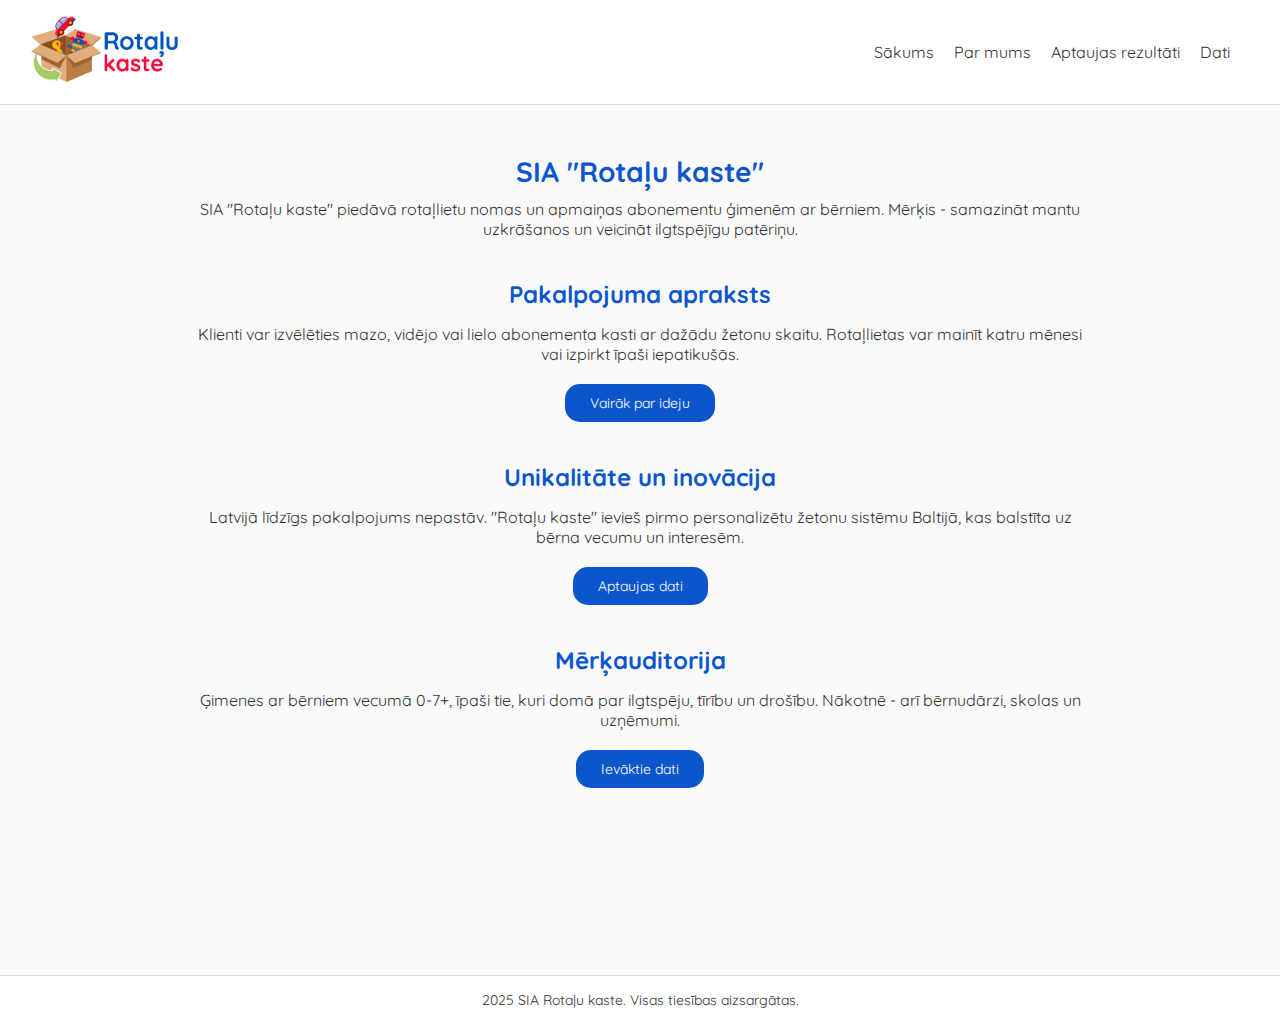
<file: index.html>
<!DOCTYPE html>
<html>
	<head>
		<meta charset="UTF-8" />
		<meta name="viewport" content="width=device-width, initial-scale=1.0" />
		<title>SIA Rotaļu kaste</title>
		<link rel="stylesheet" href="style.css" />
		<script src="script.js"></script>
		<link rel="preconnect" href="https://fonts.googleapis.com" />
		<link rel="preconnect" href="https://fonts.gstatic.com" crossorigin />
		<link
			href="https://fonts.googleapis.com/css2?family=Quicksand:wght@300..700&display=swap"
			rel="stylesheet"
		/>
	</head>
	<body class="home">
		<!-- nav -->
		<header>
			<a href="index.html">
				<img
					src="images/logo-hor.jpeg"
					alt="SIA Rotaļu kaste logo"
					class="logo"
				/>
			</a>
			<nav>
				<ul>
					<li><a href="index.html">Sākums</a></li>
					<li><a href="about.html">Par mums</a></li>
					<li><a href="aptauja.html">Aptaujas rezultāti</a></li>
					<li><a href="dati.html">Dati</a></li>
				</ul>
			</nav>
		</header>
		<!-- content -->
		<div class="main">
			<div class="ideja">
				<h1>SIA "Rotaļu kaste"</h1>
				<p>
					SIA "Rotaļu kaste" piedāvā rotaļlietu nomas un apmaiņas
					abonementu ģimenēm ar bērniem. Mērķis - samazināt mantu
					uzkrāšanos un veicināt ilgtspējīgu patēriņu.
				</p>
			</div>
			<div class="pakalpojums">
				<h2>Pakalpojuma apraksts</h2>
				<p>
					Klienti var izvēlēties mazo, vidējo vai lielo abonementa
					kasti ar dažādu žetonu skaitu. Rotaļlietas var mainīt katru
					mēnesi vai izpirkt īpaši iepatikušās.
				</p>
				<a
					class="btn"
					href="https://universityoflatvia387-my.sharepoint.com/:w:/g/personal/sp25063_edu_lu_lv/ETvR1wKNXi1JoSSrT25UIucBmdzGgtwNpNXWdCBqRVqOtg?e=7QjDcT"
					target="_blank"
					>Vairāk par ideju</a
				>
			</div>
			<div class="unikalitāte">
				<h2>Unikalitāte un inovācija</h2>
				<p>
					Latvijā līdzīgs pakalpojums nepastāv. "Rotaļu kaste" ievieš
					pirmo personalizētu žetonu sistēmu Baltijā, kas balstīta uz
					bērna vecumu un interesēm.
				</p>
				<a class="btn" href="aptauja.html">Aptaujas dati</a>
			</div>
			<div class="mērķauditorija">
				<h2>Mērķauditorija</h2>
				<p>
					Ģimenes ar bērniem vecumā 0-7+, īpaši tie, kuri domā par
					ilgtspēju, tīrību un drošību. Nākotnē - arī bērnudārzi,
					skolas un uzņēmumi.
				</p>
			</div>
			<a class="btn" href="dati.html">Ievāktie dati</a>
		</div>
		<!-- footer -->
		<footer>
			<p>2025 SIA Rotaļu kaste. Visas tiesības aizsargātas.</p>
		</footer>
	</body>
</html>
</file>
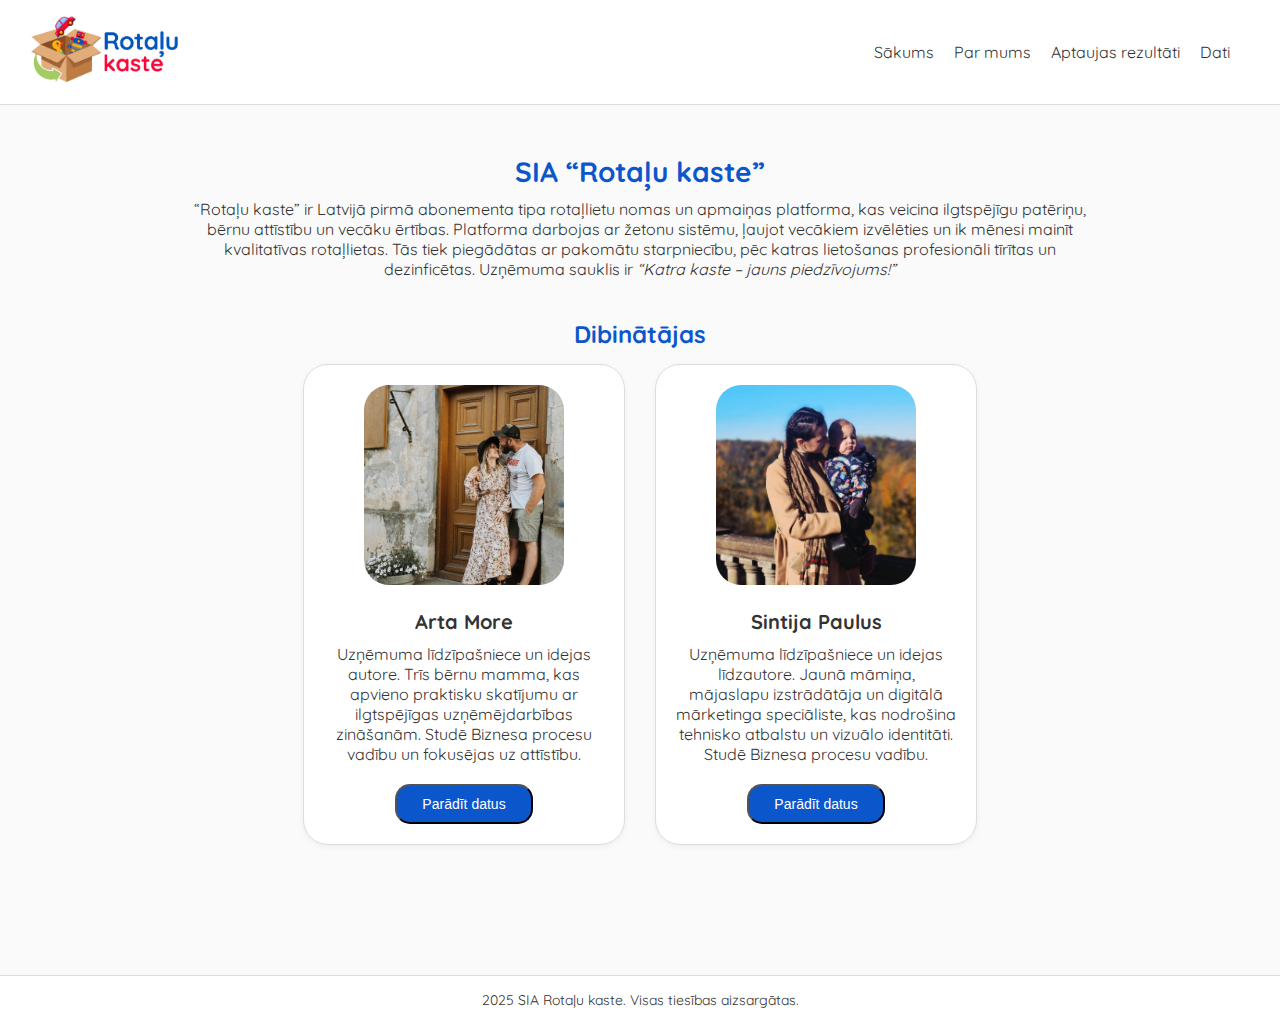
<file: about.html>
<!DOCTYPE html>
<html>
	<head>
		<meta charset="UTF-8" />
		<meta name="viewport" content="width=device-width, initial-scale=1.0" />
		<title>SIA Rotaļu kaste</title>
		<link rel="stylesheet" href="style.css" />
		<script src="script.js"></script>
		<link rel="preconnect" href="https://fonts.googleapis.com" />
		<link rel="preconnect" href="https://fonts.gstatic.com" crossorigin />
		<link
			href="https://fonts.googleapis.com/css2?family=Quicksand:wght@300..700&display=swap"
			rel="stylesheet"
		/>
	</head>
	<body>
		<!-- nav -->
		<header>
			<a href="index.html">
				<img
					src="images/logo-hor.jpeg"
					alt="SIA Rotaļu kaste logo"
					class="logo"
				/>
			</a>
			<nav>
				<ul>
					<li><a href="index.html">Sākums</a></li>
					<li><a href="about.html">Par mums</a></li>
					<li><a href="aptauja.html">Aptaujas rezultāti</a></li>
					<li><a href="dati.html">Dati</a></li>
				</ul>
			</nav>
		</header>
		<!-- content -->
		<div class="main">
			<h1>SIA “Rotaļu kaste”</h1>
			<div>
				<p>
					“Rotaļu kaste” ir Latvijā pirmā abonementa tipa rotaļlietu
					nomas un apmaiņas platforma, kas veicina ilgtspējīgu
					patēriņu, bērnu attīstību un vecāku ērtības. Platforma
					darbojas ar žetonu sistēmu, ļaujot vecākiem izvēlēties un ik
					mēnesi mainīt kvalitatīvas rotaļlietas. Tās tiek piegādātas
					ar pakomātu starpniecību, pēc katras lietošanas profesionāli
					tīrītas un dezinficētas. Uzņēmuma sauklis ir
					<em>“Katra kaste – jauns piedzīvojums!”</em>
				</p>
			</div>
			<h2>Dibinātājas</h2>
			<div class="team">
				<div class="member">
					<img
						src="images/arta.jpeg"
						alt="Arta More"
						class="about-photo"
					/>
					<h3>Arta More</h3>
					<p>
						Uzņēmuma līdzīpašniece un idejas autore. Trīs bērnu
						mamma, kas apvieno praktisku skatījumu ar ilgtspējīgas
						uzņēmējdarbības zināšanām. Studē Biznesa procesu vadību
						un fokusējas uz attīstību.
					</p>
					<div id="arta">
						<button class="btn" onclick="showInfo(0, 'arta')">
							Parādīt datus
						</button>
					</div>
				</div>
				<div class="member sintija">
					<img
						src="images/sintija.jpeg"
						alt="Sintija Paulus"
						class="about-photo"
					/>
					<h3>Sintija Paulus</h3>
					<p>
						Uzņēmuma līdzīpašniece un idejas līdzautore. Jaunā
						māmiņa, mājaslapu izstrādātāja un digitālā mārketinga
						speciāliste, kas nodrošina tehnisko atbalstu un vizuālo
						identitāti. Studē Biznesa procesu vadību.
					</p>
					<div id="sintija">
						<button class="btn" onclick="showInfo(1, 'sintija')">
							Parādīt datus
						</button>
					</div>
				</div>
			</div>
		</div>
		<!-- footer -->
		<footer>
			<p>2025 SIA Rotaļu kaste. Visas tiesības aizsargātas.</p>
		</footer>
	</body>
</html>
</file>
<file: style.css>
/* Main */
body {
	font-family: "Quicksand", sans-serif;
	margin: 0;
	padding: 0;
	background-color: #fafafa;
	color: #333333;
	font-size: 16px;
}
.main {
	padding: 30px;
	max-width: 900px;
	margin: 0 auto;
	text-align: center;
	min-height: 90vh;
}
h1 {
	font-size: 28px;
	color: #0c56cc;
	margin-bottom: 10px;
}
h2 {
	font-size: 24px;
	color: #0c56cc;
	margin-bottom: 15px;
	margin-top: 40px;
}
h3 {
	font-size: 20px;
	color: #333333;
	margin-bottom: 10px;
	margin-top: 10px;
}
p {
	padding: 0;
	margin-top: 0;
	margin-bottom: 10px;
}
.btn {
	display: inline-block;
	background-color: #0c56cc;
	color: #fff;
	padding: 10px 25px;
	text-decoration: none;
	border-radius: 15px;
	margin-top: 10px;
	font-size: 14px;
}

.btn:hover {
	background-color: #ee2b4d;
}
/* nav */
header {
	background-color: #ffffff;
	border-bottom: 1px solid #ddd;
	display: flex;
	justify-content: space-between;
	align-items: center;
	padding: 15px 30px;
}

.logo {
	width: 150px;
	height: auto;
}

nav ul {
	list-style: none;
	margin: 0;
	padding: 0;
	display: flex;
}
nav a {
	text-decoration: none;
	color: #333333;
	padding-right: 20px;
}
nav a:hover {
	color: #ee2b4d;
}
/* About */
.team {
	display: flex;
	flex-wrap: wrap;
	gap: 30px;
	justify-content: center;
}

.member {
	background-color: #ffffff;
	border: 1px solid #ddd;
	border-radius: 25px;
	padding: 20px;
	width: 280px;
	text-align: center;
	box-shadow: 0 2px 6px rgba(0, 0, 0, 0.05);
}

.about-photo {
	width: 200px;
	height: 200px;
	object-fit: cover;
	border-radius: 25px;
	margin-bottom: 10px;
}
/* dati */
canvas {
	margin-left: auto;
	margin-right: auto;
}
/* footer */
footer {
	text-align: center;
	background-color: #ffffff;
	border-top: 1px solid #ddd;
	font-size: 14px;
}

footer p {
	padding: 15px;
	margin: 0;
}
</file>
